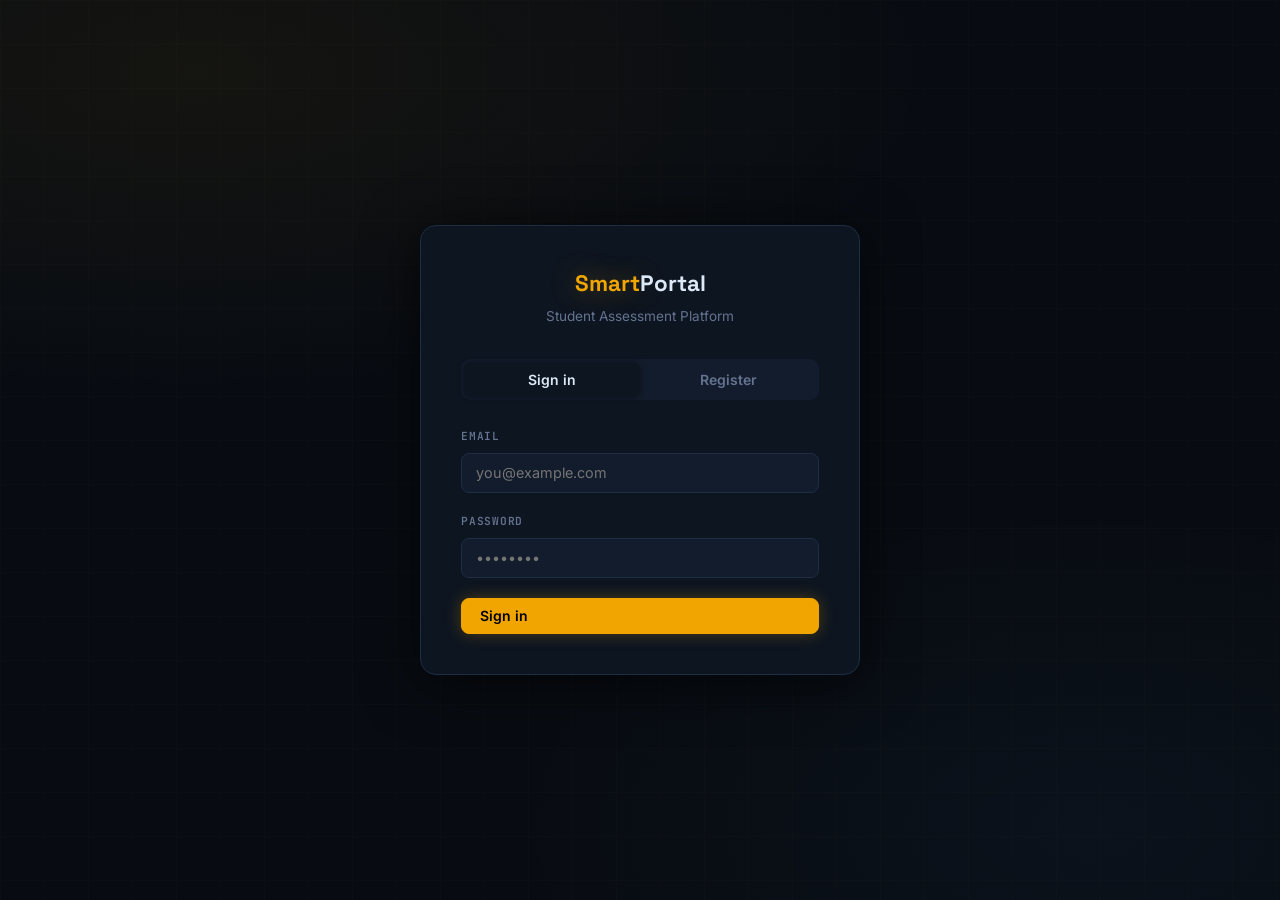
<file: frontend/index.html>
<!DOCTYPE html>
<html lang="en">
<head>
  <meta charset="UTF-8" />
  <meta name="viewport" content="width=device-width, initial-scale=1.0" />
  <title>Dashboard – SmartPortal</title>
  <link rel="stylesheet" href="style.css" />
</head>
<body>
<nav></nav>

<div class="page">
  <div class="page-header">
    <h1 id="greeting">Welcome back</h1>
    <p id="subtext">Here's a snapshot of your activity.</p>
  </div>

  <div class="stats-row" id="statsRow">
    <div class="stat-card"><div class="label">Assessments</div><div class="value accent" id="statAssess">—</div></div>
    <div class="stat-card"><div class="label">Submissions</div><div class="value" id="statSubs">—</div></div>
    <div class="stat-card"><div class="label">Results</div><div class="value" id="statResults">—</div></div>
    <div class="stat-card"><div class="label">Best Score</div><div class="value success" id="statBest">—</div></div>
  </div>

  <div style="display:grid; grid-template-columns: 1fr 1fr; gap: 1rem;" id="cols">
    <div>
      <div class="flex-between" style="margin-bottom:.75rem">
        <h2 style="font-family:'Space Grotesk',sans-serif; font-size:1rem; font-weight:600;">Recent Results</h2>
        
      </div>
      <div id="recentResults"></div>
    </div>
    <div>
      <div class="flex-between" style="margin-bottom:.75rem">
        <h2 style="font-family:'Space Grotesk',sans-serif; font-size:1rem; font-weight:600;">Available Assessments</h2>
        <a href="assessments.html" class="btn btn-secondary btn-sm">View all</a>
      </div>
      <div id="recentAssess"></div>
    </div>
  </div>
</div>

<script src="app.js"></script>
<script>
  if (!requireAuth()) throw '';
  renderNav('index.html');

  const student = getStudent();
  if (student) {
    document.getElementById('greeting').textContent = `Welcome back, ${student.name.split(' ')[0]} 👋`;
    document.getElementById('subtext').textContent =
      `${student.school} · Class ${student.student_class}`;
  }

  async function loadDashboard() {
    const [assessments, results, submissions] = await Promise.all([
      apiFetch('/assessments').catch(() => []),
      apiFetch('/results').catch(() => []),
      apiFetch('/submissions').catch(() => []),
    ]);

    document.getElementById('statAssess').textContent  = assessments?.length ?? '—';
    document.getElementById('statSubs').textContent    = submissions?.length ?? '—';
    document.getElementById('statResults').textContent  = results?.length ?? '—';
    if (results?.length) {
      const best = results.reduce((b, r) => {
        const p = r.total_marks / r.max_marks;
        return p > (b.total_marks / b.max_marks) ? r : b;
      });
      const pct = safePct(best.total_marks, best.max_marks);
      document.getElementById('statBest').textContent = pct + '%';
    }

    renderRecentResults(results?.slice(-4).reverse() || []);
    renderRecentAssessments(assessments?.slice(0, 4) || []);
  }

  function renderRecentResults(results) {
    const el = document.getElementById('recentResults');
    if (!results.length) { showEmpty(el, '📊', 'No results yet. Complete an assessment!'); return; }
    el.innerHTML = results.map(r => {
      const pct = safePct(r.total_marks, r.max_marks);
      return `
        <div class="score-ring-wrap" style="margin-bottom:.75rem; cursor:pointer"
          onclick="window.location='feedback.html?submission_id=${r.submission_id}'">
          ${buildRing(pct)}
          <div class="info">
            <div class="h3">Submission #${r.submission_id}</div>
            <div class="sub">${r.total_marks} / ${r.max_marks} marks</div>
            <div class="sub mt-1">${escapeHtml(r.overall_feedback)}</div>
          </div>
        </div>`;
    }).join('');
  }

  function renderRecentAssessments(assessments) {
    const el = document.getElementById('recentAssess');
    if (!assessments.length) { showEmpty(el, '📝', 'No assessments available.'); return; }
    el.innerHTML = assessments.map(a => `
      <div class="assessment-card" onclick="window.location='assessments.html'">
        <h3>${escapeHtml(a.title)}</h3>
        <div class="meta-row">
          <span class="badge">${escapeHtml(a.subject)}</span>
          <span class="badge accent">Class ${escapeHtml(a.class_name)}</span>
          <span class="badge info">${a.max_marks} marks</span>
        </div>
      </div>
    `).join('');
  }

  loadDashboard();
</script>
</body>
</html>
</file>
<file: frontend/style.css>
@import url('https://fonts.googleapis.com/css2?family=Space+Grotesk:wght@400;500;600;700&family=Inter:wght@400;500;600&family=JetBrains+Mono:wght@400;500&display=swap');

:root {
  --bg:        #080c12;
  --surface:   #0d1520;
  --surface2:  #131c2c;
  --border:    #1c2d44;
  --accent:    #f0a500;
  --accent2:   #ff7a00;
  --text:      #dce8f5;
  --muted:     #647390;
  --success:   #3fb950;
  --danger:    #f85149;
  --info:      #58a6ff;
  --radius:    12px;
  --radius-sm: 8px;
  --shadow:    0 4px 32px rgba(0,0,0,0.55);
  --shadow-lg: 0 8px 56px rgba(0,0,0,0.7);
  --glow-xs:   0 0 8px  rgba(240,165,0,0.22);
  --glow-sm:   0 0 16px rgba(240,165,0,0.28);
  --glow-md:   0 0 32px rgba(240,165,0,0.32);
  --glow-lg:   0 0 60px rgba(240,165,0,0.2);
  --glow-success: 0 0 16px rgba(63,185,80,0.28);
  --glow-danger:  0 0 16px rgba(248,81,73,0.28);
  --glow-info:    0 0 16px rgba(88,166,255,0.22);
}

*, *::before, *::after { box-sizing: border-box; margin: 0; padding: 0; }

body {
  font-family: 'Inter', sans-serif;
  background-color: var(--bg);
  background-image:
    radial-gradient(ellipse 90% 55% at 15% 8%,  rgba(240,165,0,0.055)  0%, transparent 65%),
    radial-gradient(ellipse 70% 55% at 85% 92%,  rgba(88,166,255,0.04)  0%, transparent 65%),
    linear-gradient(rgba(240,165,0,0.016) 1px, transparent 1px),
    linear-gradient(90deg, rgba(240,165,0,0.016) 1px, transparent 1px);
  background-size: 100% 100%, 100% 100%, 44px 44px, 44px 44px;
  color: var(--text);
  min-height: 100vh;
  font-size: 15px;
  line-height: 1.6;
}

/* ── ANIMATIONS ─────────────────────────────────────── */
@keyframes spin       { to { transform: rotate(360deg); } }
@keyframes fadeInUp   { from { opacity:0; transform:translateY(18px); } to { opacity:1; transform:translateY(0); } }
@keyframes pulse-glow { 0%,100% { box-shadow: var(--glow-sm); } 50% { box-shadow: var(--glow-md); } }
@keyframes pulse-dot  { 0%,100% { opacity:1; box-shadow:0 0 6px currentColor; } 50% { opacity:0.3; box-shadow:none; } }
@keyframes blink      { 0%,80%,100% { opacity:0; } 40% { opacity:1; } }
@keyframes scan-line  { 0% { top:-10%; } 100% { top:110%; } }

/* ── NAV ────────────────────────────────────────────── */
nav {
  background: rgba(8,12,18,0.82);
  backdrop-filter: blur(24px);
  -webkit-backdrop-filter: blur(24px);
  border-bottom: 1px solid rgba(240,165,0,0.13);
  padding: 0 2rem;
  height: 60px;
  display: flex;
  align-items: center;
  justify-content: space-between;
  position: sticky;
  top: 0;
  z-index: 100;
  box-shadow: 0 1px 0 rgba(240,165,0,0.05), 0 4px 20px rgba(0,0,0,0.4);
}

.nav-brand {
  font-family: 'Space Grotesk', sans-serif;
  font-weight: 700;
  font-size: 1.2rem;
  color: var(--accent);
  text-decoration: none;
  letter-spacing: -0.02em;
  text-shadow: 0 0 22px rgba(240,165,0,0.45);
  transition: text-shadow 0.25s;
}
.nav-brand:hover { text-shadow: 0 0 36px rgba(240,165,0,0.65); }
.nav-brand span  { color: var(--text); text-shadow: none; }

.nav-links { display: flex; gap: 0.2rem; align-items: center; list-style: none; }
.nav-links a {
  color: var(--muted);
  text-decoration: none;
  font-size: 0.875rem;
  font-weight: 500;
  padding: 0.4rem 0.85rem;
  border-radius: 7px;
  transition: color 0.15s, background 0.15s;
  position: relative;
}
.nav-links a::after {
  content: '';
  position: absolute;
  bottom: 2px; left: 50%;
  transform: translateX(-50%);
  width: 0; height: 2px;
  background: var(--accent);
  border-radius: 2px;
  box-shadow: var(--glow-xs);
  transition: width 0.22s ease;
}
.nav-links a:hover { color: var(--text); background: rgba(240,165,0,0.06); }
.nav-links a.active { color: var(--accent); background: rgba(240,165,0,0.08); }
.nav-links a.active::after { width: 55%; }

.nav-right { display: flex; align-items: center; gap: 0.75rem; }
.nav-user  { display: flex; align-items: center; gap: 0.6rem; font-size: 0.875rem; color: var(--muted); }

.avatar {
  width: 34px; height: 34px; border-radius: 50%;
  background: linear-gradient(135deg, var(--accent), var(--accent2));
  display: flex; align-items: center; justify-content: center;
  font-family: 'Space Grotesk', sans-serif;
  font-weight: 700; font-size: 0.85rem; color: #000;
  cursor: pointer; border: 2px solid transparent;
  transition: border-color 0.2s, box-shadow 0.2s;
}
.avatar:hover { border-color: var(--accent); box-shadow: var(--glow-sm); }

/* Hamburger */
.hamburger {
  display: none;
  flex-direction: column; gap: 5px;
  background: none; border: 1px solid var(--border);
  border-radius: 7px; cursor: pointer; padding: 7px 8px;
  transition: border-color 0.2s, background 0.2s;
}
.hamburger:hover { border-color: rgba(240,165,0,0.4); background: rgba(240,165,0,0.05); }
.hamburger span {
  display: block; width: 18px; height: 2px;
  background: var(--text); border-radius: 2px;
  transition: transform 0.3s ease, opacity 0.3s ease;
}
.hamburger.open span:nth-child(1) { transform: translateY(7px) rotate(45deg); }
.hamburger.open span:nth-child(2) { opacity: 0; }
.hamburger.open span:nth-child(3) { transform: translateY(-7px) rotate(-45deg); }

/* Dropdown */
.dropdown { position: relative; }
.dropdown-menu {
  display: none; position: absolute;
  right: 0; top: calc(100% + 8px);
  background: var(--surface); border: 1px solid rgba(240,165,0,0.14);
  border-radius: var(--radius); min-width: 160px;
  box-shadow: var(--shadow), var(--glow-xs); overflow: hidden;
  animation: fadeInUp 0.18s ease;
}
.dropdown-menu.show { display: block; }
.dropdown-menu a, .dropdown-menu button {
  display: block; width: 100%; padding: 0.65rem 1rem;
  color: var(--text); text-decoration: none; background: none; border: none;
  font-size: 0.875rem; font-family: 'Inter', sans-serif;
  cursor: pointer; text-align: left; transition: background 0.15s;
}
.dropdown-menu a:hover, .dropdown-menu button:hover { background: var(--surface2); }
.dropdown-menu .divider { height: 1px; background: var(--border); margin: 0.25rem 0; }
.dropdown-menu .logout { color: var(--danger); }

/* Mobile Drawer */
.mobile-drawer {
  position: fixed; top: 60px; left: 0;
  width: 270px; height: calc(100vh - 60px);
  background: var(--surface); border-right: 1px solid rgba(240,165,0,0.1);
  z-index: 150; transform: translateX(-100%);
  transition: transform 0.3s cubic-bezier(0.4,0,0.2,1);
  overflow-y: auto; padding: 1rem;
}
.mobile-drawer.open { transform: translateX(0); box-shadow: 8px 0 40px rgba(0,0,0,0.55); }
.mobile-drawer ul { list-style: none; display: flex; flex-direction: column; gap: 0.2rem; }
.mobile-drawer ul a {
  display: block; padding: 0.75rem 1rem;
  color: var(--muted); text-decoration: none;
  font-size: 0.9rem; font-weight: 500; border-radius: 8px; transition: all 0.15s;
}
.mobile-drawer ul a:hover, .mobile-drawer ul a.active {
  color: var(--accent); background: rgba(240,165,0,0.08);
}
.mobile-drawer-overlay {
  display: none; position: fixed; inset: 0; top: 60px;
  background: rgba(0,0,0,0.6); z-index: 140;
  backdrop-filter: blur(4px);
}
.mobile-drawer-overlay.open { display: block; }

/* ── PAGE WRAPPER ── */
.page { max-width: 1100px; margin: 0 auto; padding: 2.5rem 1.5rem; }

.page-header {
  margin-bottom: 2rem;
  padding-bottom: 1.5rem;
  border-bottom: 1px solid var(--border);
  position: relative;
}
.page-header::after {
  content: '';
  position: absolute; bottom: -1px; left: 0;
  width: 72px; height: 2px;
  background: linear-gradient(90deg, var(--accent), transparent);
  box-shadow: var(--glow-xs);
}
.page-header h1 {
  font-family: 'Space Grotesk', sans-serif;
  font-size: 1.75rem; font-weight: 700;
  letter-spacing: -0.03em; color: var(--text);
}
.page-header p { color: var(--muted); margin-top: 0.35rem; font-size: 0.9rem; }

/* ── CARDS ── */
.card {
  background: var(--surface); border: 1px solid var(--border);
  border-radius: var(--radius); padding: 1.5rem;
  box-shadow: var(--shadow);
  transition: border-color 0.22s, box-shadow 0.22s;
}
.card:hover {
  border-color: rgba(240,165,0,0.22);
  box-shadow: var(--shadow), var(--glow-xs);
}

.card-grid {
  display: grid;
  grid-template-columns: repeat(auto-fill, minmax(300px, 1fr));
  gap: 1rem;
}

.assessment-card {
  background: var(--surface); border: 1px solid var(--border);
  border-radius: var(--radius); padding: 1.25rem 1.5rem;
  cursor: pointer; position: relative; overflow: hidden;
  transition: border-color 0.22s, transform 0.18s, box-shadow 0.22s;
  animation: fadeInUp 0.4s ease backwards;
}
.assessment-card::before {
  content: ''; position: absolute; top: 0; left: 0;
  width: 3px; height: 100%;
  background: linear-gradient(to bottom, var(--accent), var(--accent2));
  opacity: 0; transition: opacity 0.22s;
  box-shadow: 0 0 10px var(--accent);
}
.assessment-card:hover {
  border-color: rgba(240,165,0,0.38);
  transform: translateY(-2px);
  box-shadow: var(--shadow), 0 0 24px rgba(240,165,0,0.1);
}
.assessment-card:hover::before { opacity: 1; }
.assessment-card h3 {
  font-family: 'Space Grotesk', sans-serif;
  font-weight: 600; font-size: 1rem; margin-bottom: 0.5rem;
}

/* ── Assessment Status Sections ── */
.assess-section { margin-bottom: 2rem; }
.assess-section-header {
  display: flex; align-items: center; gap: 0.6rem;
  margin-bottom: 1rem; padding-bottom: 0.6rem;
  border-bottom: 1px solid var(--border);
}
.assess-section-header h2 {
  font-family: 'Space Grotesk', sans-serif;
  font-size: 1rem; font-weight: 600; color: var(--text);
}
.assess-section-icon {
  width: 30px; height: 30px; border-radius: 8px;
  display: flex; align-items: center; justify-content: center;
  font-size: 0.9rem; font-weight: 700; flex-shrink: 0;
}
.assess-section-icon.pending   { background: rgba(240,165,0,0.12); color: var(--accent); }
.assess-section-icon.completed { background: rgba(63,185,80,0.12); color: var(--success); }
.assess-section-icon.retake    { background: rgba(88,166,255,0.12); color: var(--info); }

/* Status badge position on card */
.assess-status-badge {
  position: absolute; top: 0.75rem; right: 0.85rem; z-index: 1;
}

/* Status left-border colors */
.assessment-card.assess-status-pending::before {
  background: linear-gradient(to bottom, var(--accent), var(--accent2));
  opacity: 1;
}
.assessment-card.assess-status-completed::before {
  background: var(--success); opacity: 1;
}
.assessment-card.assess-status-retake::before {
  background: var(--info); opacity: 1;
}

/* Action prompt at bottom of card */
.assess-action {
  margin-top: 0.85rem; padding-top: 0.65rem;
  border-top: 1px solid var(--border);
  color: var(--accent); font-weight: 500;
  font-family: 'Space Grotesk', sans-serif;
  letter-spacing: 0.01em;
  transition: color 0.2s;
}
.assessment-card:hover .assess-action { color: var(--accent2); }


.meta-row { display: flex; flex-wrap: wrap; gap: 0.5rem; margin-top: 0.75rem; }

/* Badges */
.badge {
  display: inline-flex; align-items: center; gap: 0.3rem;
  padding: 0.2rem 0.55rem; border-radius: 4px;
  font-size: 0.72rem; font-weight: 600;
  font-family: 'JetBrains Mono', monospace;
  background: var(--surface2); color: var(--muted);
  border: 1px solid var(--border); letter-spacing: 0.02em;
}
.badge.accent  { background: rgba(240,165,0,0.1);  color: var(--accent);  border-color: rgba(240,165,0,0.25);  }
.badge.success { background: rgba(63,185,80,0.1);  color: var(--success); border-color: rgba(63,185,80,0.25);  }
.badge.danger  { background: rgba(248,81,73,0.1);  color: var(--danger);  border-color: rgba(248,81,73,0.25);  }
.badge.info    { background: rgba(88,166,255,0.1); color: var(--info);    border-color: rgba(88,166,255,0.22); }

/* ── STATS ── */
.stats-row {
  display: grid;
  grid-template-columns: repeat(auto-fit, minmax(180px, 1fr));
  gap: 1rem; margin-bottom: 2rem;
}
.stat-card {
  background: var(--surface); border: 1px solid var(--border);
  border-radius: var(--radius); padding: 1.25rem 1.5rem;
  transition: border-color 0.22s, transform 0.18s;
  position: relative; overflow: hidden;
}
.stat-card::before {
  content: ''; position: absolute; top: 0; left: 0; right: 0;
  height: 1px;
  background: linear-gradient(90deg, transparent, rgba(240,165,0,0.18), transparent);
}
.stat-card:hover { border-color: rgba(240,165,0,0.22); transform: translateY(-1px); }
.stat-card .label {
  font-size: 0.7rem; font-weight: 600; color: var(--muted);
  text-transform: uppercase; letter-spacing: 0.09em; margin-bottom: 0.5rem;
  font-family: 'JetBrains Mono', monospace;
}
.stat-card .value {
  font-family: 'Space Grotesk', sans-serif;
  font-size: 2rem; font-weight: 700; color: var(--text); line-height: 1;
}
.stat-card .value.accent  { color: var(--accent);  text-shadow: 0 0 22px rgba(240,165,0,0.38); }
.stat-card .value.success { color: var(--success); text-shadow: 0 0 22px rgba(63,185,80,0.38); }

/* ── SCORE RING ── */
.score-ring-wrap {
  display: flex; align-items: center; gap: 1.5rem;
  padding: 1.25rem 1.5rem; background: var(--surface);
  border: 1px solid var(--border); border-radius: var(--radius);
  transition: border-color 0.22s;
}
.score-ring-wrap:hover { border-color: rgba(240,165,0,0.22); }
.score-ring-wrap .info { flex: 1; }
.score-ring-wrap .info h3 {
  font-family: 'Space Grotesk', sans-serif;
  font-weight: 600; font-size: 1rem; margin-bottom: 0.3rem;
}
.score-ring-wrap .info .sub { color: var(--muted); font-size: 0.85rem; }

svg.ring { width: 72px; height: 72px; flex-shrink: 0; }
.ring-bg { fill: none; stroke: var(--surface2); stroke-width: 6; }
.ring-fg {
  fill: none; stroke-width: 6; stroke-linecap: round;
  transform-origin: center; transform: rotate(-90deg);
  transition: stroke-dashoffset 0.9s cubic-bezier(0.4,0,0.2,1);
  filter: drop-shadow(0 0 5px currentColor);
}
.score-text {
  font-family: 'Space Grotesk', sans-serif; font-weight: 700;
  font-size: 0.8rem; fill: var(--text);
  dominant-baseline: middle; text-anchor: middle;
}

/* ── TABLE ── */
table { width: 100%; border-collapse: collapse; font-size: 0.9rem; }
th {
  text-align: left; padding: 0.65rem 1rem;
  color: var(--muted); font-size: 0.7rem; font-weight: 600;
  text-transform: uppercase; letter-spacing: 0.09em;
  border-bottom: 1px solid var(--border);
  font-family: 'JetBrains Mono', monospace;
}
td { padding: 0.85rem 1rem; border-bottom: 1px solid var(--border); color: var(--text); }
tr:last-child td { border-bottom: none; }
tr:hover td { background: rgba(240,165,0,0.028); }

/* ── BUTTONS ── */
.btn {
  display: inline-flex; align-items: center; gap: 0.4rem;
  padding: 0.55rem 1.1rem; border-radius: var(--radius-sm);
  font-size: 0.875rem; font-weight: 600; font-family: 'Inter', sans-serif;
  cursor: pointer; border: 1px solid transparent;
  transition: all 0.2s ease; text-decoration: none;
}
.btn:hover  { transform: translateY(-1px); }
.btn:active { transform: translateY(0px); }
.btn:disabled { opacity: 0.55; cursor: not-allowed; transform: none; }

.btn-primary {
  background: var(--accent); color: #000; border-color: var(--accent);
  box-shadow: var(--glow-sm);
  animation: pulse-glow 3.5s ease infinite;
}
.btn-primary:hover { box-shadow: var(--glow-md); }
.btn-secondary {
  background: var(--surface2); color: var(--text); border-color: var(--border);
}
.btn-secondary:hover { border-color: rgba(240,165,0,0.35); }
.btn-danger { background: var(--danger); color: #fff; box-shadow: var(--glow-danger); }
.btn-sm { padding: 0.35rem 0.75rem; font-size: 0.8rem; }

/* ── FORM ── */
.form-group { margin-bottom: 1.25rem; }
.form-group label {
  display: block; font-size: 0.7rem; font-weight: 600;
  color: var(--muted); text-transform: uppercase;
  letter-spacing: 0.07em; margin-bottom: 0.45rem;
  font-family: 'JetBrains Mono', monospace;
}
input, select, textarea {
  width: 100%; background: var(--surface2); border: 1px solid var(--border);
  border-radius: var(--radius-sm); padding: 0.65rem 0.9rem;
  color: var(--text); font-size: 0.9rem; font-family: 'Inter', sans-serif;
  outline: none; transition: border-color 0.15s, box-shadow 0.15s;
}
input:focus, select:focus, textarea:focus {
  border-color: var(--accent);
  box-shadow: 0 0 0 3px rgba(240,165,0,0.1), var(--glow-xs);
}
textarea { min-height: 90px; resize: vertical; }

select {
  appearance: none; -webkit-appearance: none;
  background-image: url("data:image/svg+xml,%3Csvg xmlns='http://www.w3.org/2000/svg' width='12' height='8' viewBox='0 0 12 8'%3E%3Cpath d='M1 1l5 5 5-5' stroke='%23647390' stroke-width='1.5' fill='none' stroke-linecap='round' stroke-linejoin='round'/%3E%3C/svg%3E");
  background-repeat: no-repeat; background-position: right 0.9rem center;
  padding-right: 2.5rem;
}

/* Range Slider */
input[type=range] {
  -webkit-appearance: none; appearance: none;
  height: 4px; border-radius: 99px;
  background: var(--surface2); border: none; padding: 0;
  cursor: pointer;
}
input[type=range]:focus { box-shadow: none; border: none; }
input[type=range]::-webkit-slider-thumb {
  -webkit-appearance: none; appearance: none;
  width: 18px; height: 18px; border-radius: 50%;
  background: var(--accent); box-shadow: var(--glow-sm);
  cursor: pointer; border: 3px solid var(--bg);
  transition: box-shadow 0.2s;
}
input[type=range]::-webkit-slider-thumb:hover { box-shadow: var(--glow-md); }
input[type=range]::-moz-range-thumb {
  width: 18px; height: 18px; border-radius: 50%;
  background: var(--accent); box-shadow: var(--glow-sm);
  cursor: pointer; border: 3px solid var(--bg);
}

/* ── AUTH PAGE ── */
.auth-wrap {
  min-height: 100vh; display: flex;
  align-items: center; justify-content: center; padding: 2rem;
}
.auth-card {
  background: var(--surface); border: 1px solid var(--border);
  border-radius: 16px; padding: 2.5rem; width: 100%; max-width: 440px;
  box-shadow: var(--shadow-lg); animation: fadeInUp 0.4s ease;
}
.auth-logo {
  font-family: 'Space Grotesk', sans-serif;
  font-weight: 700; font-size: 1.4rem; color: var(--accent);
  text-align: center; margin-bottom: 0.25rem;
  text-shadow: 0 0 28px rgba(240,165,0,0.45);
}
.auth-logo span { color: var(--text); text-shadow: none; }
.auth-sub { text-align: center; color: var(--muted); font-size: 0.85rem; margin-bottom: 2rem; }
.auth-tabs {
  display: flex; background: var(--surface2);
  border-radius: 9px; padding: 3px; margin-bottom: 1.75rem;
}
.auth-tab {
  flex: 1; padding: 0.55rem; text-align: center;
  border-radius: 7px; font-size: 0.875rem; font-weight: 600;
  cursor: pointer; color: var(--muted); transition: all 0.2s;
  border: none; background: none; font-family: 'Inter', sans-serif;
}
.auth-tab.active {
  background: var(--surface); color: var(--text);
  box-shadow: 0 1px 6px rgba(0,0,0,0.4);
}

/* ── ALERT ── */
.alert { padding: 0.75rem 1rem; border-radius: var(--radius-sm); font-size: 0.875rem; margin-bottom: 1rem; }
.alert-error   { background: rgba(248,81,73,0.08);  border: 1px solid rgba(248,81,73,0.22);  color: var(--danger);  }
.alert-success { background: rgba(63,185,80,0.08);  border: 1px solid rgba(63,185,80,0.22);  color: var(--success); }
.alert-info    { background: rgba(88,166,255,0.07); border: 1px solid rgba(88,166,255,0.18); color: var(--info);    }

/* ── MODAL ── */
.modal-overlay {
  display: none; position: fixed; inset: 0;
  background: rgba(0,0,0,0.72); backdrop-filter: blur(10px);
  -webkit-backdrop-filter: blur(10px);
  z-index: 200; align-items: center; justify-content: center; padding: 1.5rem;
}
.modal-overlay.show { display: flex; }
.modal {
  background: var(--surface); border: 1px solid rgba(240,165,0,0.16);
  border-radius: 16px; width: 100%; max-width: 580px;
  max-height: 85vh; overflow-y: auto;
  box-shadow: var(--shadow-lg), var(--glow-xs);
  animation: fadeInUp 0.22s ease;
}
.modal-header {
  padding: 1.5rem 1.5rem 0;
  display: flex; justify-content: space-between; align-items: flex-start;
}
.modal-header h2 { font-family: 'Space Grotesk', sans-serif; font-weight: 700; font-size: 1.1rem; }
.modal-close {
  background: none; border: none; color: var(--muted);
  cursor: pointer; font-size: 1.3rem; line-height: 1;
  padding: 0; transition: color 0.15s;
}
.modal-close:hover { color: var(--text); }
.modal-body { padding: 1.25rem 1.5rem 1.5rem; }

/* ── LOADING / EMPTY ── */
.loading { text-align: center; padding: 3rem; color: var(--muted); font-size: 0.9rem; }
.spinner {
  width: 36px; height: 36px;
  border: 2px solid rgba(240,165,0,0.1);
  border-top-color: var(--accent);
  border-right-color: rgba(240,165,0,0.35);
  border-radius: 50%;
  animation: spin 0.75s cubic-bezier(0.6,0,0.4,1) infinite;
  margin: 0 auto 0.75rem;
  box-shadow: 0 0 14px rgba(240,165,0,0.18);
}
.empty { text-align: center; padding: 3rem; color: var(--muted); }
.empty-icon { font-size: 2.5rem; margin-bottom: 0.75rem; }
.empty p { font-size: 0.9rem; }

/* ── PROGRESS BAR ── */
.progress-wrap { background: var(--surface2); border-radius: 99px; height: 4px; overflow: hidden; }
.progress-bar {
  height: 100%; border-radius: 99px; background: var(--accent);
  transition: width 0.5s cubic-bezier(0.4,0,0.2,1);
  box-shadow: var(--glow-xs);
}
.progress-bar.success { background: var(--success); box-shadow: var(--glow-success); }
.progress-bar.danger  { background: var(--danger);  box-shadow: var(--glow-danger);  }

/* ── FEEDBACK ITEM ── */
.feedback-item {
  background: var(--surface2); border: 1px solid var(--border);
  border-radius: 9px; padding: 1rem 1.25rem; margin-bottom: 0.75rem;
}
.feedback-item .q-text { font-weight: 500; margin-bottom: 0.5rem; }
.feedback-item .answer { color: var(--muted); font-size: 0.875rem; margin-bottom: 0.4rem; }
.feedback-item .fb {
  font-size: 0.8rem; font-weight: 600;
  display: inline-flex; align-items: center; gap: 0.3rem; margin-top: 0.3rem;
}

/* ── UTILS ── */
.flex         { display: flex; }
.flex-between { display: flex; justify-content: space-between; align-items: center; }
.gap-1 { gap: 0.5rem; }
.gap-2 { gap: 1rem; }
.mt-1  { margin-top: 0.5rem; }
.mt-2  { margin-top: 1rem;   }
.mt-3  { margin-top: 1.5rem; }
.text-muted { color: var(--muted); }
.text-sm    { font-size: 0.85rem; }
.font-mono  { font-family: 'JetBrains Mono', monospace; }
.hidden     { display: none !important; }

/* ── QUESTION CARD ── */
.question-card {
  background: var(--surface); border: 1px solid var(--border);
  border-radius: var(--radius); padding: 1.5rem; margin-bottom: 1rem;
  animation: fadeInUp 0.35s ease backwards;
}
.question-card .q-num {
  font-size: 0.68rem; font-weight: 700; letter-spacing: 0.1em;
  text-transform: uppercase; color: var(--accent); margin-bottom: 0.6rem;
  font-family: 'JetBrains Mono', monospace;
}
.question-card .q-text { font-weight: 500; margin-bottom: 1rem; font-size: 0.95rem; line-height: 1.5; }

.option-label {
  display: flex; align-items: center; gap: 0.65rem;
  padding: 0.65rem 0.9rem; border-radius: 8px;
  border: 1px solid var(--border); margin-bottom: 0.5rem;
  cursor: pointer; font-size: 0.875rem;
  transition: border-color 0.15s, background 0.15s, box-shadow 0.15s;
  width: 100%; text-align: left;
}
.option-label input[type=radio] { accent-color: var(--accent); flex-shrink: 0; width: 16px; height: 16px; }
.option-label span { flex: 1; min-width: 0; word-wrap: break-word; }
.option-label:hover {
  border-color: rgba(240,165,0,0.4);
  background: rgba(240,165,0,0.04);
}
.option-label.selected {
  border-color: var(--accent);
  background: rgba(240,165,0,0.07);
  box-shadow: var(--glow-xs);
}
.marks-badge {
  margin-left: auto; font-size: 0.72rem; color: var(--muted);
  font-family: 'JetBrains Mono', monospace;
}

/* ── PRACTICE PAGE ──────────────────────────────────── */
.practice-setup { max-width: 600px; margin: 0 auto; }

.ai-badge {
  display: inline-flex; align-items: center; gap: 0.5rem;
  padding: 0.28rem 0.85rem;
  background: rgba(88,166,255,0.07); border: 1px solid rgba(88,166,255,0.18);
  border-radius: 99px; font-size: 0.7rem; font-weight: 600;
  color: var(--info); margin-bottom: 1.25rem;
  font-family: 'JetBrains Mono', monospace; letter-spacing: 0.04em;
}
.ai-badge-dot {
  width: 6px; height: 6px; border-radius: 50%;
  background: var(--info); flex-shrink: 0;
  animation: pulse-dot 1.6s infinite;
  box-shadow: 0 0 7px var(--info);
}

.type-toggle {
  display: flex; background: var(--surface2);
  border: 1px solid var(--border); border-radius: 9px; padding: 3px; gap: 3px;
}
.type-toggle-btn {
  flex: 1; padding: 0.6rem; text-align: center;
  border-radius: 7px; font-size: 0.875rem; font-weight: 600;
  cursor: pointer; color: var(--muted); transition: all 0.2s;
  border: none; background: none; font-family: 'Inter', sans-serif;
}
.type-toggle-btn.active {
  background: var(--accent); color: #000; box-shadow: var(--glow-sm);
}

.count-row { display: flex; align-items: center; gap: 1rem; }
.count-num {
  font-family: 'Space Grotesk', sans-serif;
  font-size: 1.65rem; font-weight: 700; color: var(--accent);
  min-width: 2.5rem; text-align: center;
  text-shadow: 0 0 18px rgba(240,165,0,0.4);
}

.question-progress {
  display: flex; align-items: center; gap: 0.75rem; margin-bottom: 1.5rem;
}
.question-progress .prog-label {
  font-size: 0.7rem; font-weight: 600; color: var(--muted);
  text-transform: uppercase; letter-spacing: 0.08em; white-space: nowrap;
  font-family: 'JetBrains Mono', monospace;
}
.question-progress .progress-wrap { flex: 1; }

/* Option states after evaluation */
.option-correct {
  border-color: var(--success) !important;
  background: rgba(63,185,80,0.08) !important;
  box-shadow: 0 0 10px rgba(63,185,80,0.18) !important;
}
.option-wrong {
  border-color: var(--danger) !important;
  background: rgba(248,81,73,0.06) !important;
}
.option-missed {
  border-color: rgba(63,185,80,0.35) !important;
  background: rgba(63,185,80,0.04) !important;
}

.explanation-box {
  margin-top: 0.75rem; padding: 0.75rem 1rem;
  background: rgba(88,166,255,0.05);
  border: 1px solid rgba(88,166,255,0.12);
  border-left: 3px solid var(--info);
  border-radius: 0 7px 7px 0;
  font-size: 0.85rem; color: var(--muted); line-height: 1.6;
}

.ai-evaluating {
  display: flex; align-items: center; gap: 0.6rem;
  padding: 0.6rem 0.85rem;
  background: rgba(240,165,0,0.05); border: 1px solid rgba(240,165,0,0.12);
  border-radius: 7px; font-size: 0.78rem; color: var(--accent);
  margin-top: 0.75rem; font-family: 'JetBrains Mono', monospace;
}
.ai-evaluating .dots span { animation: blink 1.2s infinite; display: inline-block; }
.ai-evaluating .dots span:nth-child(2) { animation-delay: 0.2s; }
.ai-evaluating .dots span:nth-child(3) { animation-delay: 0.4s; }

.ai-feedback-box {
  margin-top: 0.75rem; padding: 1rem 1.1rem;
  background: var(--surface2); border: 1px solid var(--border);
  border-radius: 9px; font-size: 0.875rem; line-height: 1.6;
}
.ai-score-line {
  display: flex; align-items: center; justify-content: space-between;
  margin-bottom: 0.5rem;
}
.ai-score-value {
  font-family: 'Space Grotesk', sans-serif;
  font-weight: 700; font-size: 1.05rem;
  color: var(--accent); text-shadow: var(--glow-xs);
}

/* Results */
.practice-result-card { text-align: center; padding: 2.5rem 2rem; }
.practice-result-ring { width: 130px; height: 130px; margin: 0 auto 1.5rem; }
.practice-result-ring svg.ring { width: 130px; height: 130px; }
.practice-result-ring .ring-bg { stroke-width: 7; }
.practice-result-ring .ring-fg { stroke-width: 7; }
.practice-result-ring .score-text { font-size: 1.3rem; }

.result-perf {
  font-family: 'Space Grotesk', sans-serif;
  font-size: 1.4rem; font-weight: 700; margin-bottom: 0.4rem;
}
.result-sub { color: var(--muted); font-size: 0.9rem; }

/* Breakdown accordion */
.breakdown-card {
  background: var(--surface); border: 1px solid var(--border);
  border-radius: var(--radius); overflow: hidden; margin-bottom: 0.75rem;
  transition: border-color 0.2s;
}
.breakdown-card:hover { border-color: rgba(240,165,0,0.2); }
.breakdown-header {
  padding: 0.9rem 1.25rem; display: flex;
  align-items: center; justify-content: space-between;
  cursor: pointer; transition: background 0.15s;
  user-select: none;
}
.breakdown-header:hover { background: var(--surface2); }
.breakdown-chevron {
  color: var(--muted); font-size: 0.75rem; transition: transform 0.2s ease;
}
.breakdown-header.open .breakdown-chevron { transform: rotate(180deg); }
.breakdown-body { padding: 1.25rem; display: none; border-top: 1px solid var(--border); }
.breakdown-body.open { display: block; animation: fadeInUp 0.2s ease; }

/* ── RESPONSIVE ── */
@media (max-width: 640px) {
  nav { padding: 0 1rem; }
  .nav-links { display: none; }
  .hamburger { display: flex; }
  .page { padding: 1.5rem 1rem; }
  .stats-row { grid-template-columns: 1fr 1fr; }
  .practice-result-card { padding: 1.5rem 1rem; }
  .count-num { font-size: 1.3rem; }
}

.breakdown-card {
  font-size: 1rem;
}

.breakdown-header {
  padding: 1rem 1.25rem;
  min-height: 56px;
}

.breakdown-header .text-sm {
  font-size: .95rem !important;
  white-space: normal !important;    
}

.breakdown-body {
  padding: 1.25rem 1.5rem;
  font-size: .95rem;
  line-height: 1.7;
}

.breakdown-body .text-sm {
  font-size: .95rem !important;
}

.ai-feedback-box p,
.explanation-box p {
  font-size: .9rem !important;
  line-height: 1.75 !important;
  color: var(--muted);
}

.q-num {
  font-size: .8rem;
  margin-bottom: .5rem;
}

.q-text {
  font-size: 1rem;
  line-height: 1.65;
}

.option-label {
  font-size: .95rem;
  padding: .75rem 1rem;
  margin-bottom: .4rem;
}

.breakdown-chevron {
  font-size: .85rem;
  flex-shrink: 0;
}
</file>
